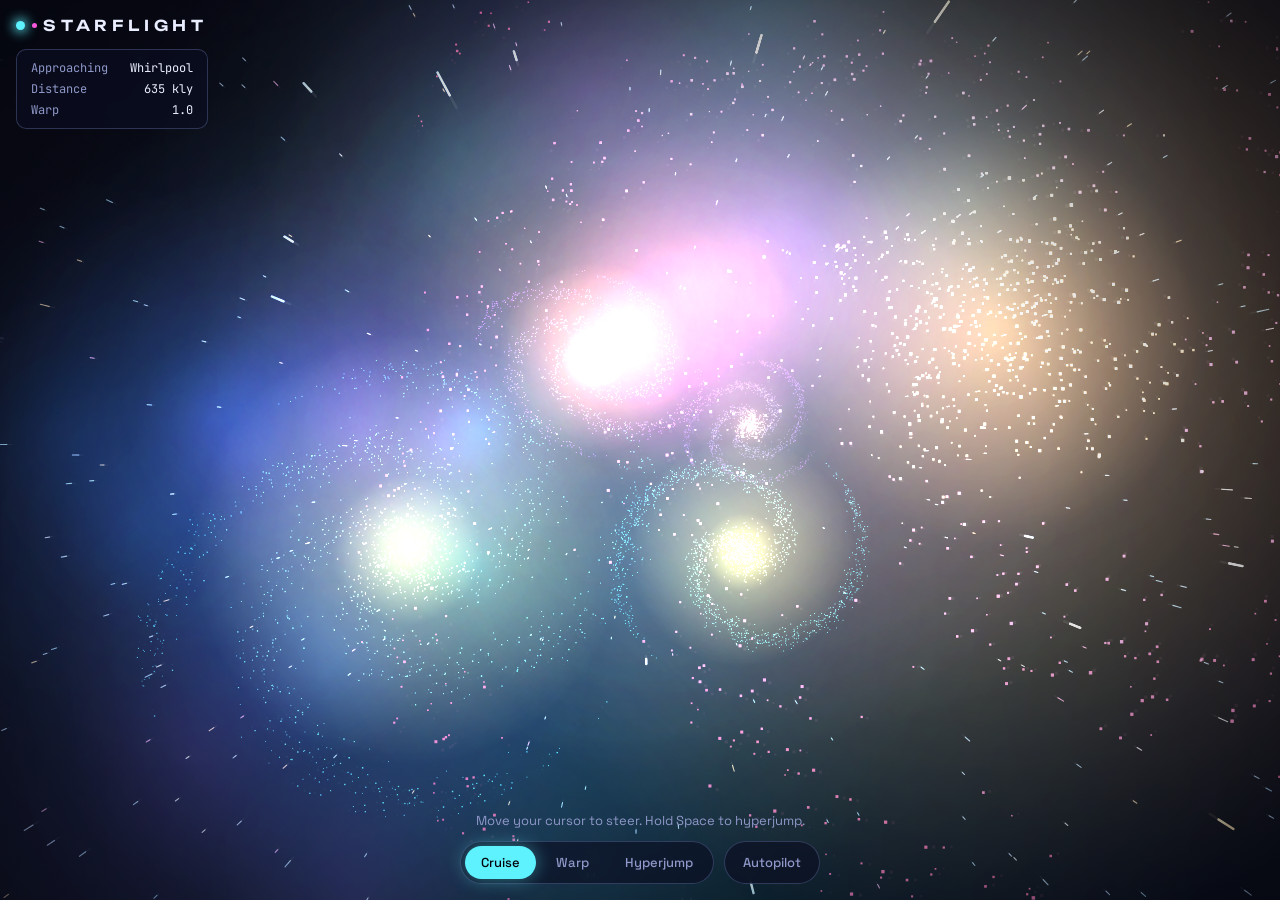
<file: index.html>
<!doctype html>
<html lang="en">
<head>
<meta charset="utf-8">
<meta name="viewport" content="width=device-width, initial-scale=1, viewport-fit=cover">
<title>Starflight</title>
<link rel="preconnect" href="https://fonts.googleapis.com">
<link rel="preconnect" href="https://fonts.gstatic.com" crossorigin>
<link rel="stylesheet" href="https://fonts.googleapis.com/css2?family=Unbounded:wght@400;600&family=Space+Grotesk:wght@400;500&family=JetBrains+Mono:wght@400;500&display=swap">
<style>
/* Layout: full-bleed flight canvas; wordmark + readout top-left, speed dock bottom-center. Single dark look by choice. */
:root {
  color-scheme: dark;
  --void: #05060f;
  --ink: #e9edff;
  --dim: #8f98c8;
  --cyan: #5ef2ff;
  --magenta: #ff4fd8;
  --panel: rgba(12, 14, 34, 0.66);
  --line: rgba(165, 180, 255, 0.24);
  --font-display: 'Unbounded', 'Space Grotesk', system-ui, sans-serif;
  --font-body: 'Space Grotesk', system-ui, sans-serif;
  --font-mono: 'JetBrains Mono', ui-monospace, 'SF Mono', Menlo, monospace;
}
html, body { height: 100%; overflow: hidden; }
body {
  background: var(--void);
  color: var(--ink);
  font-family: var(--font-body);
  touch-action: none;
  -webkit-user-select: none;
  user-select: none;
}
#sky { position: fixed; inset: 0; width: 100%; height: 100%; display: block; background: var(--void); }
.vignette {
  position: fixed; inset: 0; pointer-events: none;
  background: radial-gradient(ellipse at center, rgba(5, 6, 15, 0) 45%, rgba(5, 6, 15, 0.6) 100%);
}
.hud {
  position: fixed; z-index: 2;
  top: calc(16px + env(safe-area-inset-top, 0px));
  left: max(16px, env(safe-area-inset-left, 0px));
  display: flex; flex-direction: column; gap: 14px;
  pointer-events: none;
}
.mark {
  font-family: var(--font-display);
  font-weight: 600;
  font-size: 15px;
  letter-spacing: 0.32em;
  text-transform: uppercase;
  display: flex; align-items: center; gap: 10px;
}
.mark::before {
  content: ""; width: 9px; height: 9px; border-radius: 50%;
  background: var(--cyan);
  box-shadow: 0 0 12px 2px var(--cyan), 14px 0 0 -2px var(--magenta);
  margin-right: 8px;
}
.readout {
  margin: 0; display: grid; grid-template-columns: auto auto; gap: 4px 16px;
  font-family: var(--font-mono); font-size: 12px; line-height: 1.4;
  padding: 10px 14px; border: 1px solid var(--line); border-radius: 10px;
  background: var(--panel); backdrop-filter: blur(8px); -webkit-backdrop-filter: blur(8px);
  font-variant-numeric: tabular-nums;
}
.readout dt { color: var(--dim); }
.readout dd { margin: 0; text-align: right; color: var(--ink); min-width: 9ch; }
.dock {
  position: fixed; z-index: 2;
  left: 0; right: 0;
  bottom: calc(16px + env(safe-area-inset-bottom, 0px));
  padding-left: max(16px, env(safe-area-inset-left, 0px));
  padding-right: max(16px, env(safe-area-inset-right, 0px));
  display: flex; flex-direction: column; align-items: center; gap: 12px;
}
.hint {
  margin: 0; font-size: 13px; color: var(--dim); text-align: center;
  transition: opacity 1.2s ease; pointer-events: none;
}
.hint.hide { opacity: 0; }
.controls { display: flex; flex-wrap: wrap; justify-content: center; gap: 10px; }
.seg {
  display: flex; padding: 4px; gap: 4px;
  border: 1px solid var(--line); border-radius: 999px;
  background: var(--panel); backdrop-filter: blur(8px); -webkit-backdrop-filter: blur(8px);
}
button {
  font: 500 13px/1 var(--font-body);
  color: var(--dim);
  background: transparent;
  border: 0; border-radius: 999px;
  padding: 10px 16px; cursor: pointer;
  transition: color 0.2s, background 0.2s, box-shadow 0.2s;
}
button:hover { color: var(--ink); }
button[aria-pressed="true"] {
  color: #04050c;
  background: var(--cyan);
  box-shadow: 0 0 18px rgba(94, 242, 255, 0.45);
}
#auto {
  border: 1px solid var(--line);
  background: var(--panel);
  backdrop-filter: blur(8px); -webkit-backdrop-filter: blur(8px);
  padding: 12px 18px;
}
#auto[aria-pressed="true"] {
  background: var(--magenta); border-color: var(--magenta);
  box-shadow: 0 0 18px rgba(255, 79, 216, 0.45);
}
button:focus-visible { outline: 2px solid var(--ink); outline-offset: 2px; }
@media (max-width: 480px) {
  .mark { font-size: 13px; }
  button { padding: 10px 13px; }
}
@media (prefers-reduced-motion: reduce) {
  .hint { transition: none; }
}
</style>

<style>html,body{margin:0}</style>
</head>
<body>
<canvas id="sky" role="img" aria-label="First-person flight through a starfield toward spiral galaxies and nebulae"></canvas>
<div class="vignette"></div>

<header class="hud">
  <div class="mark">Starflight</div>
  <dl class="readout" aria-live="off">
    <dt id="ahead-label">Approaching</dt><dd id="ahead-name">Whirlpool</dd>
    <dt>Distance</dt><dd id="ahead-dist">690 kly</dd>
    <dt>Warp</dt><dd id="warp">1.0</dd>
  </dl>
</header>

<div class="dock">
  <p class="hint" id="hint">Move your cursor to steer. Hold Space to hyperjump.</p>
  <div class="controls">
    <div class="seg" role="group" aria-label="Speed">
      <button type="button" data-mode="cruise" aria-pressed="true">Cruise</button>
      <button type="button" data-mode="warp" aria-pressed="false">Warp</button>
      <button type="button" data-mode="hyper" aria-pressed="false">Hyperjump</button>
    </div>
    <button type="button" id="auto" aria-pressed="false">Autopilot</button>
  </div>
</div>

<script>
(function () {
  'use strict';
  var cv = document.getElementById('sky');
  var ctx = cv.getContext('2d');
  var reduce = window.matchMedia('(prefers-reduced-motion: reduce)').matches;
  var coarse = window.matchMedia('(pointer: coarse)').matches;
  var W = 0, H = 0, F = 1, DPR = 1;

  function resize() {
    DPR = Math.min(window.devicePixelRatio || 1, 2);
    W = window.innerWidth; H = window.innerHeight;
    cv.width = Math.round(W * DPR); cv.height = Math.round(H * DPR);
    F = Math.min(W, H) * 0.95;
    ctx.setTransform(DPR, 0, 0, DPR, 0, 0);
    ctx.fillStyle = '#05060f'; ctx.fillRect(0, 0, W, H);
  }
  window.addEventListener('resize', resize);
  resize();

  function rnd(a, b) { return a + Math.random() * (b - a); }
  function clamp(v, a, b) { return v < a ? a : v > b ? b : v; }
  function gauss() { var s = 0; for (var i = 0; i < 4; i++) s += Math.random(); return (s - 2) / 0.577; }
  function pick(a) { return a[Math.floor(Math.random() * a.length)]; }

  function sprite(h, s, l) {
    var size = 128, c = document.createElement('canvas');
    c.width = c.height = size;
    var g = c.getContext('2d');
    var gr = g.createRadialGradient(size / 2, size / 2, 0, size / 2, size / 2, size / 2);
    gr.addColorStop(0, 'hsla(' + h + ',' + s + '%,' + l + '%,1)');
    gr.addColorStop(0.35, 'hsla(' + h + ',' + s + '%,' + l + '%,0.35)');
    gr.addColorStop(1, 'hsla(' + h + ',' + s + '%,' + l + '%,0)');
    g.fillStyle = gr; g.fillRect(0, 0, size, size);
    return c;
  }

  /* ---------- Stars ---------- */
  var STAR_PAL = ['hsl(210,90%,88%)', 'hsl(200,80%,82%)', 'hsl(35,95%,80%)', 'hsl(320,85%,82%)', 'hsl(0,0%,96%)'];
  var NS = Math.round(clamp(W * H / 650, 1100, 2800));
  var ZMAX = 1600, VOL = 1400;
  var starB = STAR_PAL.map(function () { return []; });
  for (var si = 0; si < NS; si++) {
    var r = Math.random();
    var ci = r < 0.35 ? 0 : r < 0.6 ? 1 : r < 0.75 ? 2 : r < 0.88 ? 3 : 4;
    starB[ci].push({ x: rnd(-VOL, VOL), y: rnd(-VOL, VOL), z: rnd(20, ZMAX), ax: 0, ay: 0, bx: 0, by: 0 });
  }

  function stepStars(spd, stx, sty, cx, cy) {
    var k = spd * 0.9, streak = spd * 1.6 + 0.4;
    for (var b = 0; b < starB.length; b++) {
      var arr = starB[b];
      for (var i = 0; i < arr.length; i++) {
        var s = arr[i];
        s.z -= spd; s.x -= stx * k; s.y -= sty * k;
        if (s.x > VOL) s.x -= 2 * VOL; else if (s.x < -VOL) s.x += 2 * VOL;
        if (s.y > VOL) s.y -= 2 * VOL; else if (s.y < -VOL) s.y += 2 * VOL;
        if (s.z < 6) { s.z = ZMAX; s.x = rnd(-VOL, VOL); s.y = rnd(-VOL, VOL); }
        var f = F / s.z, pf = F / (s.z + streak);
        s.ax = cx + s.x * f; s.ay = cy + s.y * f;
        s.bx = cx + s.x * pf; s.by = cy + s.y * pf;
      }
    }
  }

  function drawStars(speed) {
    ctx.lineCap = 'round';
    var wBoost = speed > 12 ? 0.35 : 0;
    for (var b = 0; b < starB.length; b++) {
      var arr = starB[b];
      ctx.strokeStyle = STAR_PAL[b];
      for (var pass = 0; pass < 2; pass++) {
        ctx.lineWidth = (pass ? 2.3 : 1.1) + wBoost;
        ctx.globalAlpha = pass ? 1 : 0.8;
        ctx.beginPath();
        for (var i = 0; i < arr.length; i++) {
          var s = arr[i];
          if ((s.z < 500) !== (pass === 1)) continue;
          ctx.moveTo(s.bx, s.by); ctx.lineTo(s.ax, s.ay);
        }
        ctx.stroke();
      }
    }
    ctx.globalAlpha = 1;
  }

  /* ---------- Galaxies ---------- */
  var NAMES = ['Whirlpool', 'Andromeda', 'Pinwheel', 'Triangulum', 'Cartwheel', 'Sombrero', 'Sunflower', 'Bode', 'Black Eye', 'Cigar'];
  var PALS = [{ c: 38, a: 196 }, { c: 44, a: 300 }, { c: 28, a: 262 }, { c: 50, a: 170 }, { c: 34, a: 330 }, { c: 40, a: 215 }];
  var NPART = coarse ? 1100 : 1800;

  function makeGalaxy(z, x, y, name) {
    var R = rnd(520, 880), arms = pick([2, 2, 3, 4]), wind = rnd(3, 5.2), pal = pick(PALS);
    var cols = [];
    for (var i = 0; i < 6; i++) {
      var hue = i < 2 ? pal.c : pal.a + (i - 3) * 7;
      cols.push('hsl(' + Math.round(hue) + ',' + (i < 2 ? 95 : 88) + '%,' + Math.round(88 - i * 5) + '%)');
    }
    var B = [];
    for (i = 0; i < 6; i++) B.push({ u: [], v: [], w: [], s: [] });
    for (var n = 0; n < NPART; n++) {
      var u, v, w, b;
      if (Math.random() < 0.22) {
        u = gauss() * R * 0.09; v = gauss() * R * 0.09; w = gauss() * R * 0.07; b = 0;
      } else {
        var t = Math.pow(Math.random(), 0.75);
        var rr = t * R + R * 0.04;
        var ang = Math.floor(Math.random() * arms) * 6.2832 / arms + t * wind + gauss() * (0.26 * (1 - 0.55 * t) + 0.05);
        u = rr * Math.cos(ang); v = rr * Math.sin(ang);
        w = gauss() * R * 0.03 * (1 - 0.6 * t);
        b = Math.min(5, 1 + Math.floor(t * 5));
      }
      B[b].u.push(u); B[b].v.push(v); B[b].w.push(w); B[b].s.push(rnd(1.6, 3.6));
    }
    for (i = 0; i < 6; i++) {
      B[i].u = Float32Array.from(B[i].u); B[i].v = Float32Array.from(B[i].v);
      B[i].w = Float32Array.from(B[i].w); B[i].s = Float32Array.from(B[i].s);
    }
    var tilt = rnd(0.9, 1.4), roll = rnd(-0.9, 0.9);
    return {
      x: x, y: y, z: z, R: R, name: name, cols: cols, B: B,
      glow: sprite(pal.c, 95, 70), spin: rnd(0, 6.28), spinV: rnd(0.004, 0.012) * (Math.random() < 0.5 ? -1 : 1),
      ct: Math.cos(tilt), st: Math.sin(tilt), cr: Math.cos(roll), sr: Math.sin(roll)
    };
  }

  var galaxies = [
    makeGalaxy(1150, 420, -140, NAMES[0]),
    makeGalaxy(2700, -700, 300, NAMES[1]),
    makeGalaxy(4300, 500, 500, NAMES[2]),
    makeGalaxy(5700, -300, -600, NAMES[3]),
    makeGalaxy(7100, 900, -200, NAMES[4])
  ];

  function nextName() {
    var used = galaxies.map(function (g) { return g.name; });
    var free = NAMES.filter(function (n) { return used.indexOf(n) < 0; });
    return pick(free.length ? free : NAMES);
  }

  var GFAR = 8000;
  function drawGalaxy(g, cx, cy) {
    var dz = g.z;
    if (dz > GFAR) return;
    var far = clamp((GFAR - dz) / 2600, 0, 1);
    if (dz > 40) {
      var k0 = F / dz, size = g.R * k0 * 1.7;
      ctx.globalAlpha = far * 0.8 * clamp(dz / (g.R * 0.9), 0.12, 1);
      ctx.drawImage(g.glow, cx + g.x * k0 - size / 2, cy + g.y * k0 - size / 2, size, size);
    }
    var cs = Math.cos(g.spin), sn = Math.sin(g.spin);
    var ct = g.ct, st = g.st, cr = g.cr, sr = g.sr;
    var mx = Math.max(W, H) * 0.2;
    ctx.globalAlpha = far * 0.9;
    for (var b = 0; b < 6; b++) {
      var bk = g.B[b], U = bk.u, V = bk.v, Wd = bk.w, S = bk.s;
      ctx.fillStyle = g.cols[b];
      for (var i = 0; i < U.length; i++) {
        var ur = U[i] * cs - V[i] * sn, vr = U[i] * sn + V[i] * cs;
        var y1 = Wd[i] * ct - vr * st, z1 = Wd[i] * st + vr * ct;
        var x2 = ur * cr - y1 * sr, y2 = ur * sr + y1 * cr;
        var wz = g.z + z1;
        if (wz < 25) continue;
        var k = F / wz;
        var sx = cx + (g.x + x2) * k, sy = cy + (g.y + y2) * k;
        if (sx < -mx || sx > W + mx || sy < -mx || sy > H + mx) continue;
        var s = Math.min(5, Math.max(0.8, S[i] * k));
        ctx.fillRect(sx - s / 2, sy - s / 2, s, s);
      }
    }
    ctx.globalAlpha = 1;
  }

  /* ---------- Nebulae ---------- */
  var NEB = [[320, 90, 55], [215, 95, 55], [270, 85, 60], [175, 90, 45], [20, 95, 55]];
  var nebSprites = NEB.map(function (h) { return sprite(h[0], h[1], h[2]); });
  function makeNebula(z) {
    var hi = Math.floor(Math.random() * NEB.length), bx = rnd(-1100, 1100), by = rnd(-800, 800), blobs = [];
    for (var i = 0; i < 5; i++) {
      blobs.push({
        dx: rnd(-450, 450), dy: rnd(-350, 350), dz: rnd(-400, 400), s: rnd(500, 1000), a: rnd(0.1, 0.2),
        spr: nebSprites[(hi + (i % 2)) % NEB.length]
      });
    }
    return { x: bx, y: by, z: z, blobs: blobs };
  }
  var nebulae = [];
  for (var ni = 0; ni < (coarse ? 5 : 8); ni++) nebulae.push(makeNebula(rnd(800, 7200)));

  function drawNebula(n, cx, cy) {
    for (var i = 0; i < n.blobs.length; i++) {
      var b = n.blobs[i], wz = n.z + b.dz;
      if (wz < 120 || wz > GFAR) continue;
      var k = F / wz, size = b.s * k * 2;
      ctx.globalAlpha = b.a * clamp(wz / 700, 0, 1) * clamp((GFAR - wz) / 2600, 0, 1);
      ctx.drawImage(b.spr, cx + (n.x + b.dx) * k - size / 2, cy + (n.y + b.dy) * k - size / 2, size, size);
    }
    ctx.globalAlpha = 1;
  }

  /* ---------- Input and state ---------- */
  var MODES = { cruise: 2.0, warp: 9, hyper: 30 };
  var mode = 'cruise', speed = MODES.cruise, boosting = false, auto = false;
  var speedScale = reduce ? 0.35 : 1;
  var steer = { x: 0, y: 0 };
  var ptr = { x: 0, y: 0, active: false, down: false };
  var keys = { l: 0, r: 0, u: 0, d: 0 };

  var modeBtns = Array.prototype.slice.call(document.querySelectorAll('[data-mode]'));
  var autoBtn = document.getElementById('auto');
  function setMode(m) {
    mode = m;
    modeBtns.forEach(function (b) { b.setAttribute('aria-pressed', b.getAttribute('data-mode') === m ? 'true' : 'false'); });
  }
  function setAuto(v) { auto = v; autoBtn.setAttribute('aria-pressed', v ? 'true' : 'false'); }
  modeBtns.forEach(function (b) { b.addEventListener('click', function () { setMode(b.getAttribute('data-mode')); }); });
  autoBtn.addEventListener('click', function () { setAuto(!auto); });

  window.addEventListener('pointermove', function (e) {
    if (e.pointerType === 'touch' && !ptr.down) return;
    if (e.target && e.target.closest && e.target.closest('.dock')) return;
    ptr.x = clamp((e.clientX - W / 2) / (W / 2), -1, 1);
    ptr.y = clamp((e.clientY - H / 2) / (H / 2), -1, 1);
    ptr.active = true;
  });
  window.addEventListener('pointerdown', function (e) {
    if (e.target && e.target.closest && e.target.closest('.dock')) return;
    ptr.down = true;
    ptr.x = clamp((e.clientX - W / 2) / (W / 2), -1, 1);
    ptr.y = clamp((e.clientY - H / 2) / (H / 2), -1, 1);
    ptr.active = true;
    if (auto) setAuto(false);
  });
  function pointerEnd(e) { ptr.down = false; if (e.pointerType === 'touch') ptr.active = false; }
  window.addEventListener('pointerup', pointerEnd);
  window.addEventListener('pointercancel', pointerEnd);
  document.documentElement.addEventListener('mouseleave', function () { ptr.active = false; });

  window.addEventListener('keydown', function (e) {
    var k = e.key.toLowerCase(), used = true;
    if (k === 'arrowleft' || k === 'a') { keys.l = 1; if (auto) setAuto(false); }
    else if (k === 'arrowright' || k === 'd') { keys.r = 1; if (auto) setAuto(false); }
    else if (k === 'arrowup' || k === 'w') { keys.u = 1; if (auto) setAuto(false); }
    else if (k === 'arrowdown' || k === 's') { keys.d = 1; if (auto) setAuto(false); }
    else if (k === ' ') boosting = true;
    else if (k === '1') setMode('cruise');
    else if (k === '2') setMode('warp');
    else if (k === '3') setMode('hyper');
    else if (k === 'p') setAuto(!auto);
    else used = false;
    if (used && k === ' ') e.preventDefault();
  });
  window.addEventListener('keyup', function (e) {
    var k = e.key.toLowerCase();
    if (k === 'arrowleft' || k === 'a') keys.l = 0;
    else if (k === 'arrowright' || k === 'd') keys.r = 0;
    else if (k === 'arrowup' || k === 'w') keys.u = 0;
    else if (k === 'arrowdown' || k === 's') keys.d = 0;
    else if (k === ' ') boosting = false;
  });

  var hint = document.getElementById('hint');
  if (coarse) hint.textContent = 'Drag to steer. Tap Warp or Hyperjump to go faster.';
  setTimeout(function () { hint.classList.add('hide'); }, 9000);

  var elLabel = document.getElementById('ahead-label'), elName = document.getElementById('ahead-name');
  var elDist = document.getElementById('ahead-dist'), elWarp = document.getElementById('warp');

  function nearestAhead() {
    var best = null;
    for (var i = 0; i < galaxies.length; i++) {
      var g = galaxies[i];
      if (g.z < -g.R * 0.3) continue;
      if (!best || g.z < best.z) best = g;
    }
    return best;
  }

  /* ---------- Main loop ---------- */
  var last = performance.now(), t0 = last, frame = 0;

  function loop(now) {
    var dt = Math.min((now - last) / 1000, 0.05);
    last = now;
    var dtf = dt * 60, t = (now - t0) / 1000;
    frame++;

    var target = boosting ? MODES.hyper : MODES[mode];
    target *= speedScale;
    speed += (target - speed) * (1 - Math.exp(-dt * 2.5));
    var spd = speed * dtf;

    var near = nearestAhead();
    var tx = 0, ty = 0;
    if (auto) {
      if (near && near.z > 150) {
        tx = clamp(near.x / near.z * 2.5, -1, 1);
        ty = clamp(near.y / near.z * 2.5, -1, 1);
      }
      tx += Math.sin(t * 0.4) * 0.12; ty += Math.cos(t * 0.31) * 0.1;
    } else {
      tx = ptr.active ? ptr.x * 0.9 : 0;
      ty = ptr.active ? ptr.y * 0.9 : 0;
      tx += keys.r - keys.l; ty += keys.d - keys.u;
      tx = clamp(tx, -1, 1); ty = clamp(ty, -1, 1);
    }
    var sm = 1 - Math.exp(-dt * 3);
    steer.x += (tx - steer.x) * sm;
    steer.y += (ty - steer.y) * sm;

    var bank = reduce ? 0 : steer.x * 0.12;
    var cx = W / 2 - steer.x * W * 0.05, cy = H / 2 - steer.y * H * 0.05;

    var i;
    for (i = 0; i < galaxies.length; i++) {
      var g = galaxies[i];
      g.z -= spd; g.x -= steer.x * spd * 0.9; g.y -= steer.y * spd * 0.9;
      g.spin += g.spinV * dtf * (reduce ? 0.3 : 1);
      if (g.z < -g.R * 0.7) {
        var nm = nextName();
        galaxies[i] = makeGalaxy(rnd(6200, 7600), rnd(-950, 950), rnd(-650, 650), nm);
      }
    }
    for (i = 0; i < nebulae.length; i++) {
      var n = nebulae[i];
      n.z -= spd; n.x -= steer.x * spd * 0.9; n.y -= steer.y * spd * 0.9;
      if (n.z < -300) nebulae[i] = makeNebula(rnd(6500, 8000));
    }
    stepStars(spd, steer.x, steer.y, cx, cy);

    var fade = reduce ? 0.6 : clamp(0.9 - (speed - 2) / 30 * 0.65, 0.22, 0.9);
    ctx.globalCompositeOperation = 'source-over';
    ctx.globalAlpha = 1;
    ctx.fillStyle = 'rgba(5,6,15,' + fade.toFixed(3) + ')';
    ctx.fillRect(0, 0, W, H);

    ctx.save();
    ctx.translate(W / 2, H / 2); ctx.rotate(bank); ctx.translate(-W / 2, -H / 2);
    ctx.globalCompositeOperation = 'lighter';
    for (i = 0; i < nebulae.length; i++) drawNebula(nebulae[i], cx, cy);
    for (i = 0; i < galaxies.length; i++) drawGalaxy(galaxies[i], cx, cy);
    drawStars(speed);
    ctx.restore();
    ctx.globalCompositeOperation = 'source-over';

    if (frame % 8 === 0) {
      near = nearestAhead();
      if (near) {
        elLabel.textContent = near.z < near.R * 0.5 ? 'Crossing' : 'Approaching';
        elName.textContent = near.name;
        elDist.textContent = Math.max(0, Math.round(near.z * 0.6)).toLocaleString('en-US') + ' kly';
      }
      elWarp.textContent = (speed / (MODES.cruise * speedScale)).toFixed(1);
    }
    requestAnimationFrame(loop);
  }
  requestAnimationFrame(loop);
})();
</script>
</body>
</html>
</file>
